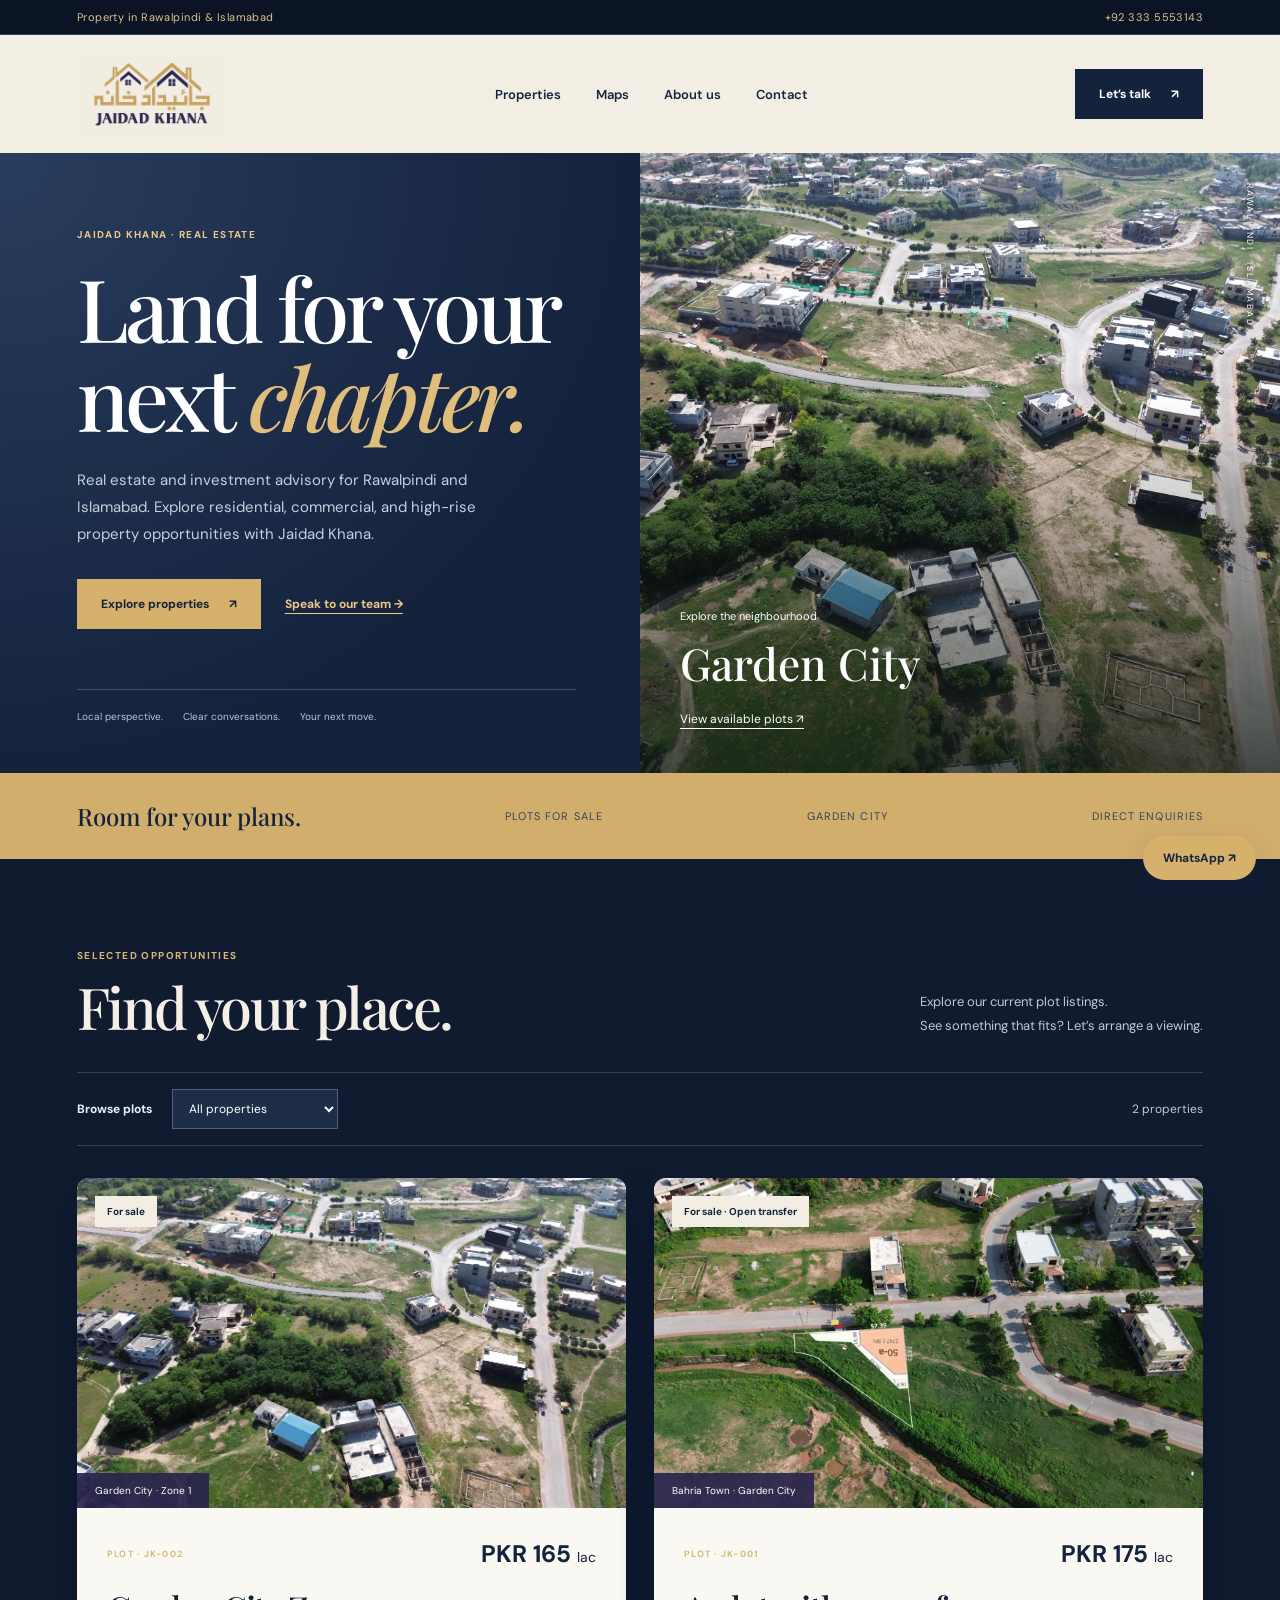
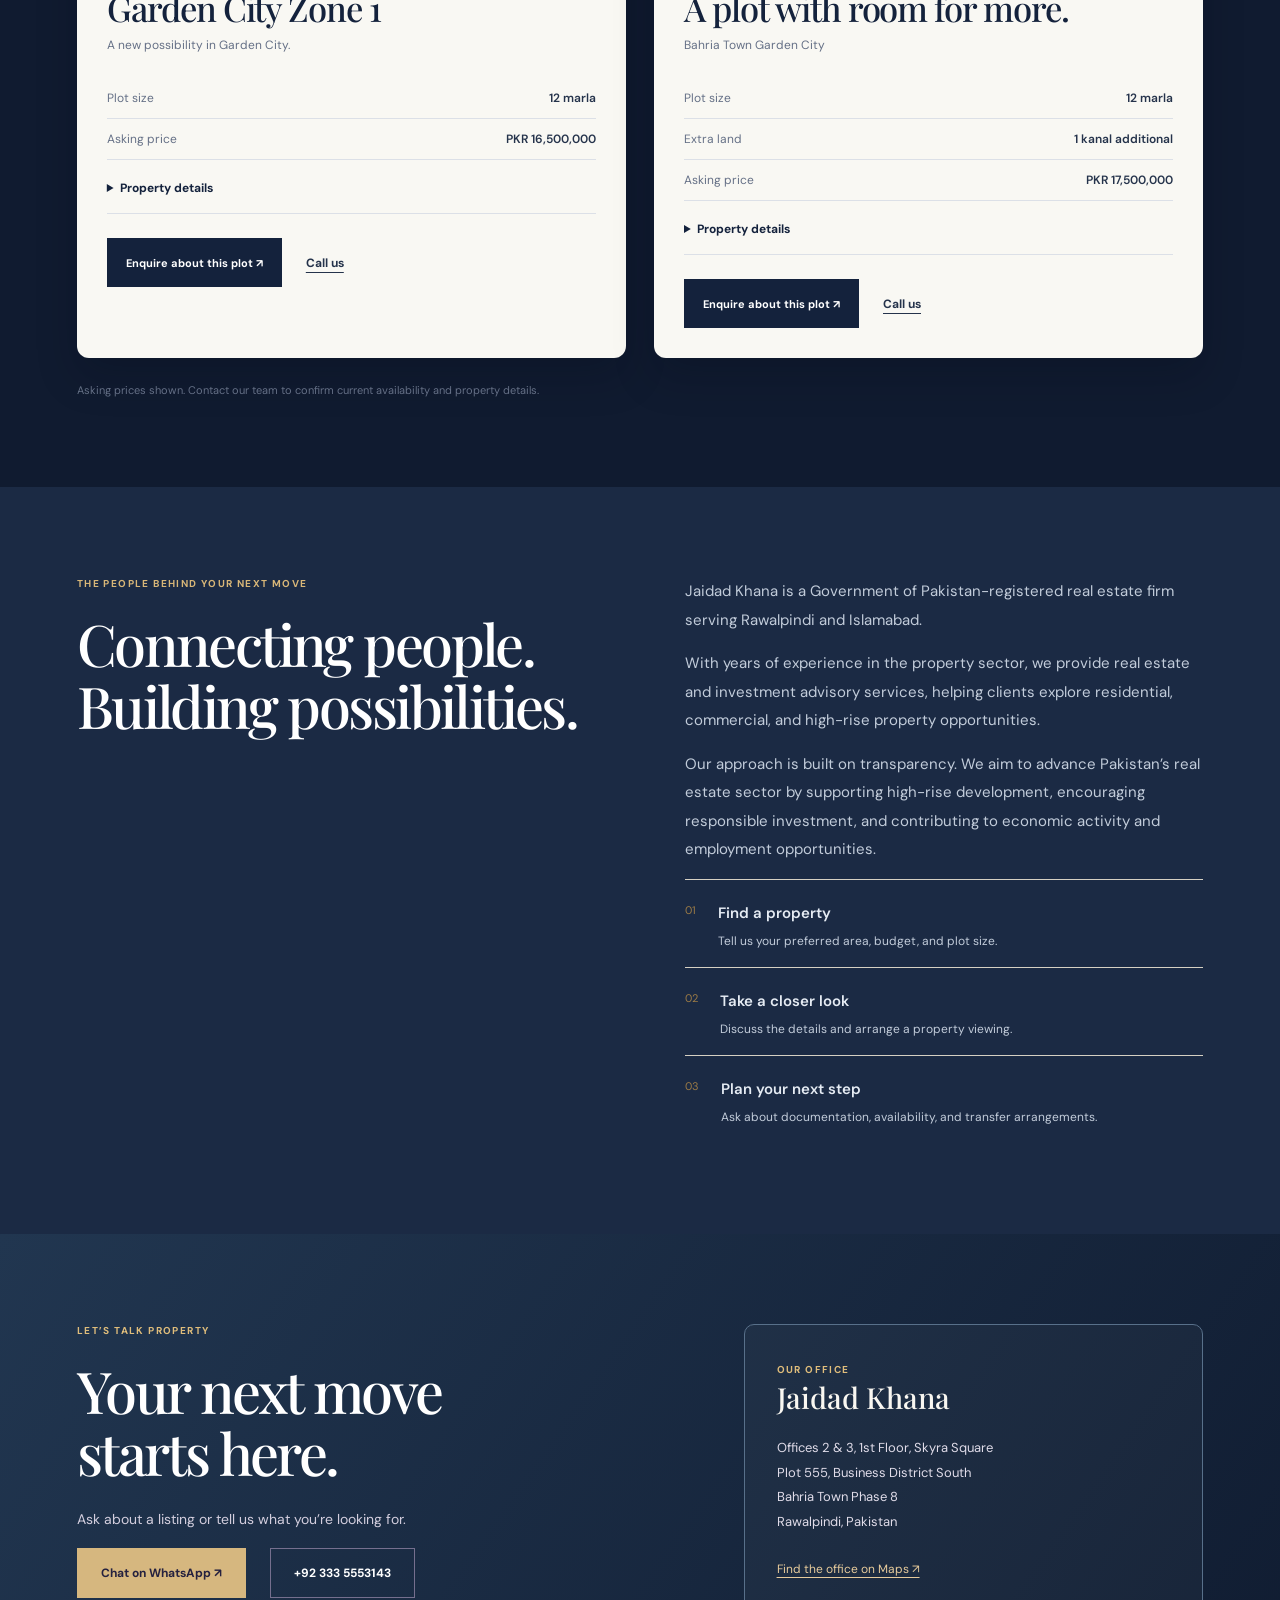
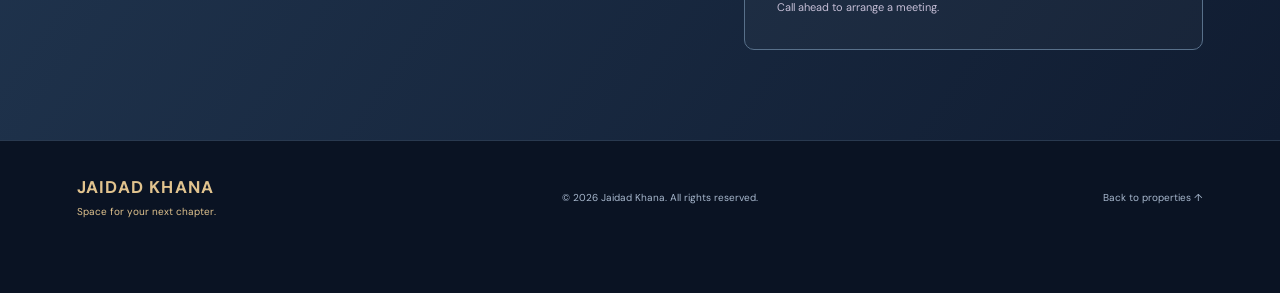
<file: index.html>
<!doctype html>
<html lang="en">
<head>
<meta charset="UTF-8"><meta name="viewport" content="width=device-width,initial-scale=1">
<title>Jaidad Khana | Real Estate in Rawalpindi & Islamabad</title>
<meta name="description" content="Jaidad Khana offers real estate and investment advisory in Rawalpindi and Islamabad. Explore residential, commercial and high-rise property opportunities.">
<meta name="theme-color" content="#27234d"><link rel="canonical" href="https://jaidadkhana.com/">
<meta property="og:title" content="Jaidad Khana | Real Estate in Rawalpindi & Islamabad"><meta property="og:description" content="Explore Garden City plots, real property photos, and clear asking prices. Speak directly with Jaidad Khana."><meta property="og:type" content="website"><meta property="og:url" content="https://jaidadkhana.com/"><meta property="og:image" content="https://jaidadkhana.com/garden-city-zone1-plot.jpg">
<link rel="preconnect" href="https://fonts.googleapis.com"><link rel="preconnect" href="https://fonts.gstatic.com" crossorigin><link href="https://fonts.googleapis.com/css2?family=DM+Sans:wght@400;500;600;700&family=Playfair+Display:wght@500;600;700&display=swap" rel="stylesheet"><link rel="stylesheet" href="styles.css?v=8">
<script type="application/ld+json">
{"@context":"https://schema.org","@graph":[{"@type":"RealEstateAgent","@id":"https://jaidadkhana.com/#organization","name":"Jaidad Khana","alternateName":"جائیداد خانہ","url":"https://jaidadkhana.com/","logo":"https://jaidadkhana.com/logo.jpeg","image":"https://jaidadkhana.com/garden-city-zone1-plot.jpg","telephone":"+92-333-5553143","description":"Jaidad Khana offers real estate and investment advisory in Rawalpindi and Islamabad. Explore residential, commercial and high-rise property opportunities.","address":{"@type":"PostalAddress","streetAddress":"Offices 2 & 3, 1st Floor, Skyra Square, Plot 555, Business District South, Bahria Town Phase 8","addressLocality":"Rawalpindi","addressCountry":"PK"},"areaServed":[{"@type":"City","name":"Rawalpindi"},{"@type":"City","name":"Islamabad"}]},{"@type":"WebSite","@id":"https://jaidadkhana.com/#website","url":"https://jaidadkhana.com/","name":"Jaidad Khana","publisher":{"@id":"https://jaidadkhana.com/#organization"}},{"@type":"WebPage","@id":"https://jaidadkhana.com/#webpage","url":"https://jaidadkhana.com/","name":"Jaidad Khana | Real Estate in Rawalpindi & Islamabad","isPartOf":{"@id":"https://jaidadkhana.com/#website"},"about":{"@id":"https://jaidadkhana.com/#organization"},"inLanguage":"en"}]}
</script>
</head>
<body>
<a class="skip-link" href="#main">Skip to content</a>
<div class="topbar"><span>Property in Rawalpindi & Islamabad</span><a href="tel:+923335553143">+92 333 5553143</a></div>
<header class="site-header"><a class="brand" href="#" aria-label="Jaidad Khana home"><img src="logo.jpeg" alt="Jaidad Khana" width="240" height="156"></a><nav aria-label="Main navigation"><a href="#properties">Properties</a><a href="maps.html">Maps</a><a href="#about">About us</a><a href="#contact">Contact</a></nav><a class="button primary header-cta" href="https://wa.me/923335553143" target="_blank" rel="noopener noreferrer">Let’s talk <span aria-hidden="true">↗</span></a></header>
<main id="main">
<section class="hero"><div class="hero-copy"><p class="eyebrow">Jaidad Khana · Real estate</p><h1>Land for your<br>next <em>chapter.</em></h1><p class="intro">Real estate and investment advisory for Rawalpindi and Islamabad. Explore residential, commercial, and high-rise property opportunities with Jaidad Khana.</p><div class="actions"><a class="button primary" href="#properties">Explore properties <span aria-hidden="true">↗</span></a><a class="text-link" href="tel:+923335553143">Speak to our team →</a></div><div class="hero-bottom"><span>Local perspective.</span><span>Clear conversations.</span><span>Your next move.</span></div></div><div class="hero-visual"><img src="garden-city-zone1-plot.jpg" alt="Aerial view of Garden City’s roads, homes and open land" width="2400" height="1800" fetchpriority="high"><div class="image-label"><span>Explore the neighbourhood</span><strong>Garden City</strong><a href="#properties">View available plots ↗</a></div><span class="vertical-label">RAWALPINDI · ISLAMABAD</span></div></section>
<div class="focus-strip"><p>Room for your plans.</p><span>Plots for sale</span><span>Garden City</span><span>Direct enquiries</span></div>
<section class="section properties" id="properties" aria-labelledby="properties-title"><div class="section-heading"><div><p class="eyebrow">Selected opportunities</p><h2 id="properties-title">Find your place.</h2></div><p>Explore our current plot listings.<br>See something that fits? Let’s arrange a viewing.</p></div>
<div class="listing-toolbar"><label for="property-filter">Browse plots</label><select id="property-filter"><option value="all">All properties</option><option value="165">Up to PKR 165 lac</option><option value="extra">With extra land</option></select><p id="result-count" role="status" aria-live="polite">2 properties</p></div>
<div class="property-grid">
<article class="property-card" id="zone1-title" data-price="165" data-extra="false"><div class="property-image"><a href="garden-city-zone1-plot.jpg" target="_blank" rel="noopener noreferrer" aria-label="View full photo of Garden City Zone 1"><img src="garden-city-zone1-plot.jpg" alt="Aerial photograph of Garden City Zone 1" width="2400" height="1800" loading="lazy"></a><span class="badge">For sale</span><span class="image-caption">Garden City · Zone 1</span></div><div class="property-copy"><div class="property-topline"><span class="eyebrow">Plot · JK-002</span><span class="price">PKR 165 <small>lac</small></span></div><h3>Garden City Zone 1</h3><p class="property-subtitle">A new possibility in Garden City.</p><dl><div><dt>Plot size</dt><dd>12 marla</dd></div><div><dt>Asking price</dt><dd>PKR 16,500,000</dd></div></dl><details><summary>Property details</summary><p>12 marla plot for sale in Garden City Zone 1. Contact our team for the exact plot location, documentation details, and viewing arrangements.</p></details><div class="card-actions"><a class="button primary" href="https://wa.me/923335553143?text=Hello%2C%20I%27m%20interested%20in%20JK-002%2C%20the%2012%20marla%20Garden%20City%20Zone%201%20plot%20at%20PKR%20165%20lac." target="_blank" rel="noopener noreferrer">Enquire about this plot ↗</a><a class="text-link" href="tel:+923335553143">Call us</a></div></div></article>
<article class="property-card" id="featured-title" data-price="175" data-extra="true"><div class="property-image"><a href="garden-city-plot.jpeg" target="_blank" rel="noopener noreferrer" aria-label="View full annotated photo of the Garden City plot"><img src="garden-city-plot.jpeg" alt="Garden City plot aerial photo with the supplied plot outline and markings" width="1600" height="900" loading="lazy"></a><span class="badge">For sale · Open transfer</span><span class="image-caption">Bahria Town · Garden City</span></div><div class="property-copy"><div class="property-topline"><span class="eyebrow">Plot · JK-001</span><span class="price">PKR 175 <small>lac</small></span></div><h3>A plot with room for more.</h3><p class="property-subtitle">Bahria Town Garden City</p><dl><div><dt>Plot size</dt><dd>12 marla</dd></div><div><dt>Extra land</dt><dd>1 kanal additional</dd></div><div><dt>Asking price</dt><dd>PKR 17,500,000</dd></div></dl><details><summary>Property details</summary><p>12 marla plot with 1 kanal of additional land, offered with open transfer. Speak to Jaidad Khana about the plot details, extra land documentation, and a viewing.</p></details><div class="card-actions"><a class="button primary" href="https://wa.me/923335553143?text=Hello%2C%20I%27m%20interested%20in%20JK-001%2C%20the%2012%20marla%20Garden%20City%20plot%20with%201%20kanal%20extra%20land%20at%20PKR%20175%20lac." target="_blank" rel="noopener noreferrer">Enquire about this plot ↗</a><a class="text-link" href="tel:+923335553143">Call us</a></div></div></article>
</div><p class="listing-note">Asking prices shown. Contact our team to confirm current availability and property details.</p></section>
<section class="about section" id="about"><div class="about-heading"><p class="eyebrow">The people behind your next move</p><h2>Connecting people.<br>Building possibilities.</h2></div><div class="about-copy"><p>Jaidad Khana is a Government of Pakistan-registered real estate firm serving Rawalpindi and Islamabad.</p><p>With years of experience in the property sector, we provide real estate and investment advisory services, helping clients explore residential, commercial, and high-rise property opportunities.</p><p>Our approach is built on transparency. We aim to advance Pakistan’s real estate sector by supporting high-rise development, encouraging responsible investment, and contributing to economic activity and employment opportunities.</p><div class="service-row"><span>01</span><div><h3>Find a property</h3><p>Tell us your preferred area, budget, and plot size.</p></div></div><div class="service-row"><span>02</span><div><h3>Take a closer look</h3><p>Discuss the details and arrange a property viewing.</p></div></div><div class="service-row"><span>03</span><div><h3>Plan your next step</h3><p>Ask about documentation, availability, and transfer arrangements.</p></div></div></div></section>
<section class="contact section" id="contact"><div><p class="eyebrow">Let’s talk property</p><h2>Your next move<br>starts here.</h2><p>Ask about a listing or tell us what you’re looking for.</p><div class="actions"><a class="button gold" href="https://wa.me/923335553143" target="_blank" rel="noopener noreferrer">Chat on WhatsApp ↗</a><a class="button light-outline" href="tel:+923335553143">+92 333 5553143</a></div></div><div class="office-card"><span class="eyebrow">Our office</span><h3>Jaidad Khana</h3><address>Offices 2 & 3, 1st Floor, Skyra Square<br>Plot 555, Business District South<br>Bahria Town Phase 8<br>Rawalpindi, Pakistan</address><a href="https://www.google.com/maps/search/?api=1&query=Skyra%20Square%20Plot%20555%20Business%20District%20South%20Bahria%20Town%20Phase%208%20Rawalpindi" target="_blank" rel="noopener noreferrer">Find the office on Maps ↗</a><p>Call ahead to arrange a meeting.</p></div></section>
</main>
<footer><a class="footer-brand" href="#">JAIDAD KHANA<span>Space for your next chapter.</span></a><p>© <span id="year">2026</span> Jaidad Khana. All rights reserved.</p><a href="#properties">Back to properties ↑</a></footer>
<a class="floating-contact" href="https://wa.me/923335553143" target="_blank" rel="noopener noreferrer" aria-label="Chat with Jaidad Khana on WhatsApp">WhatsApp ↗</a>
<script src="script.js"></script>
</body></html>
</file>
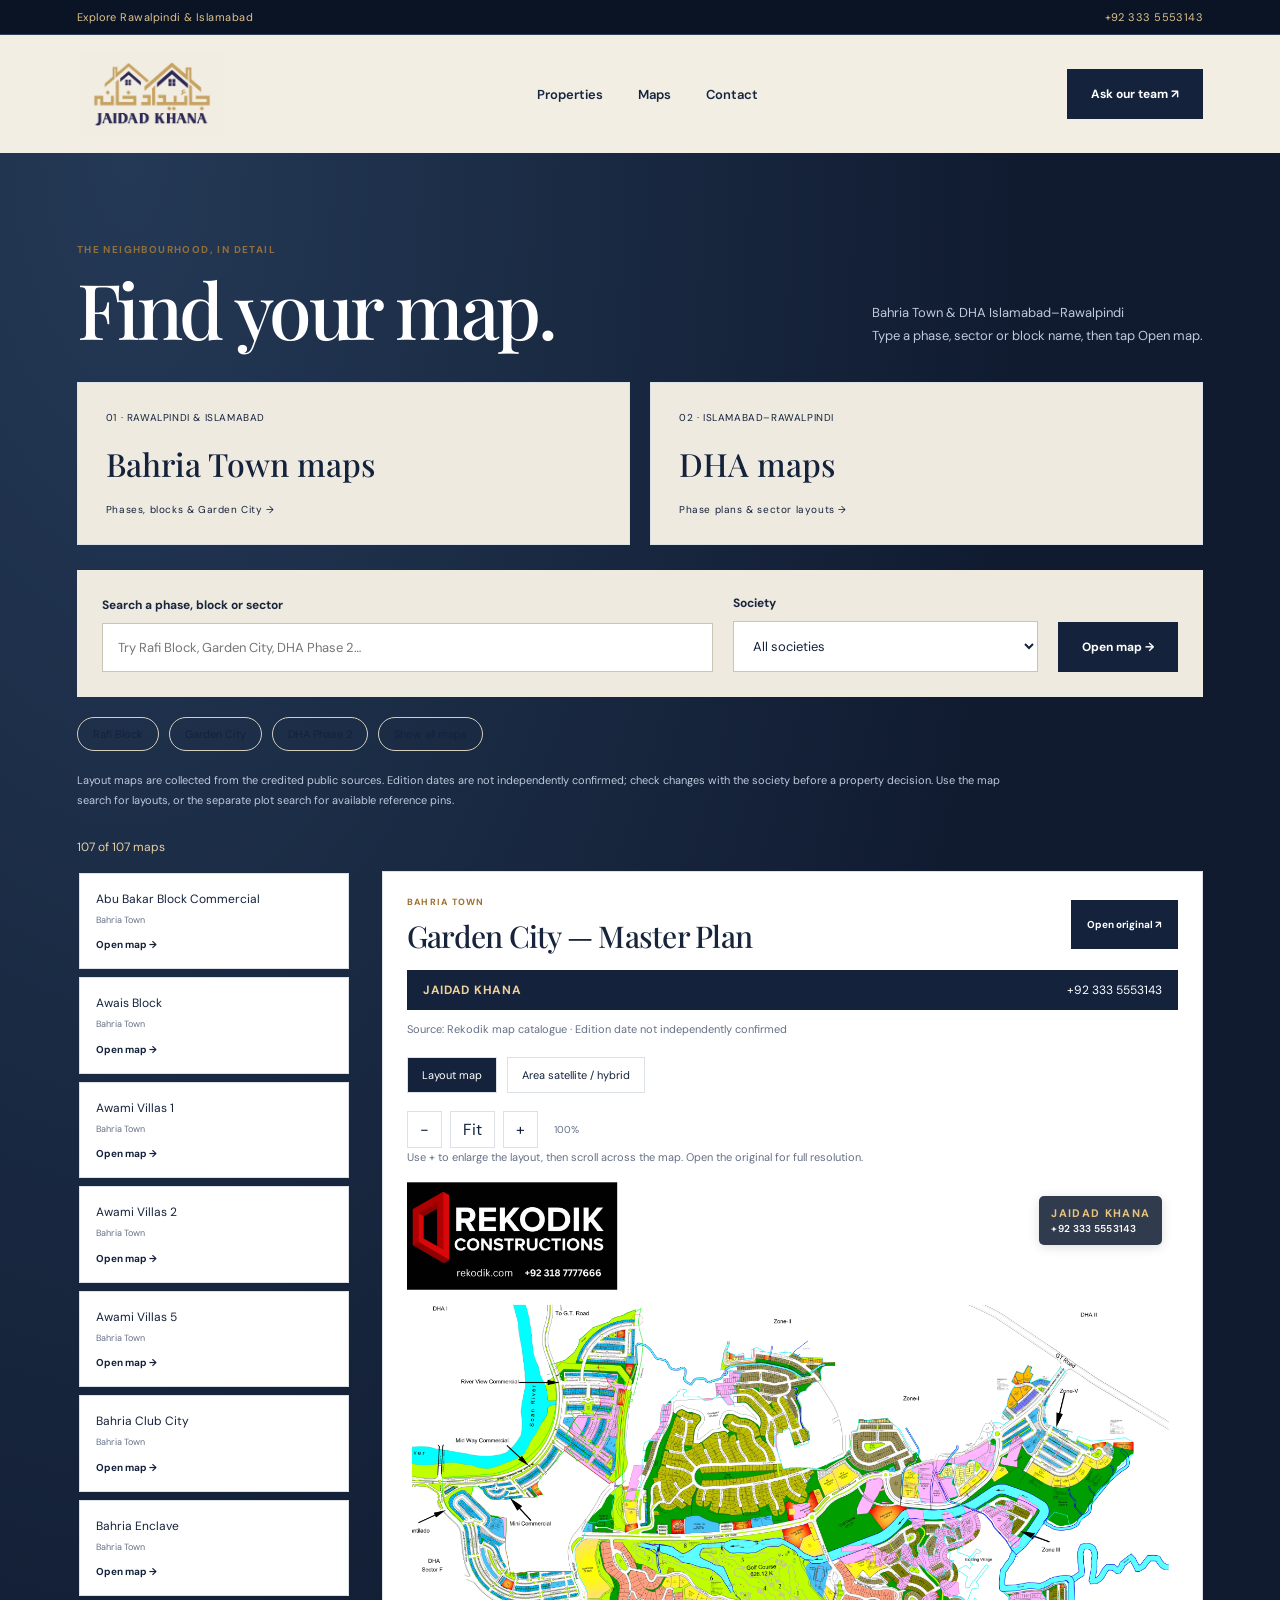
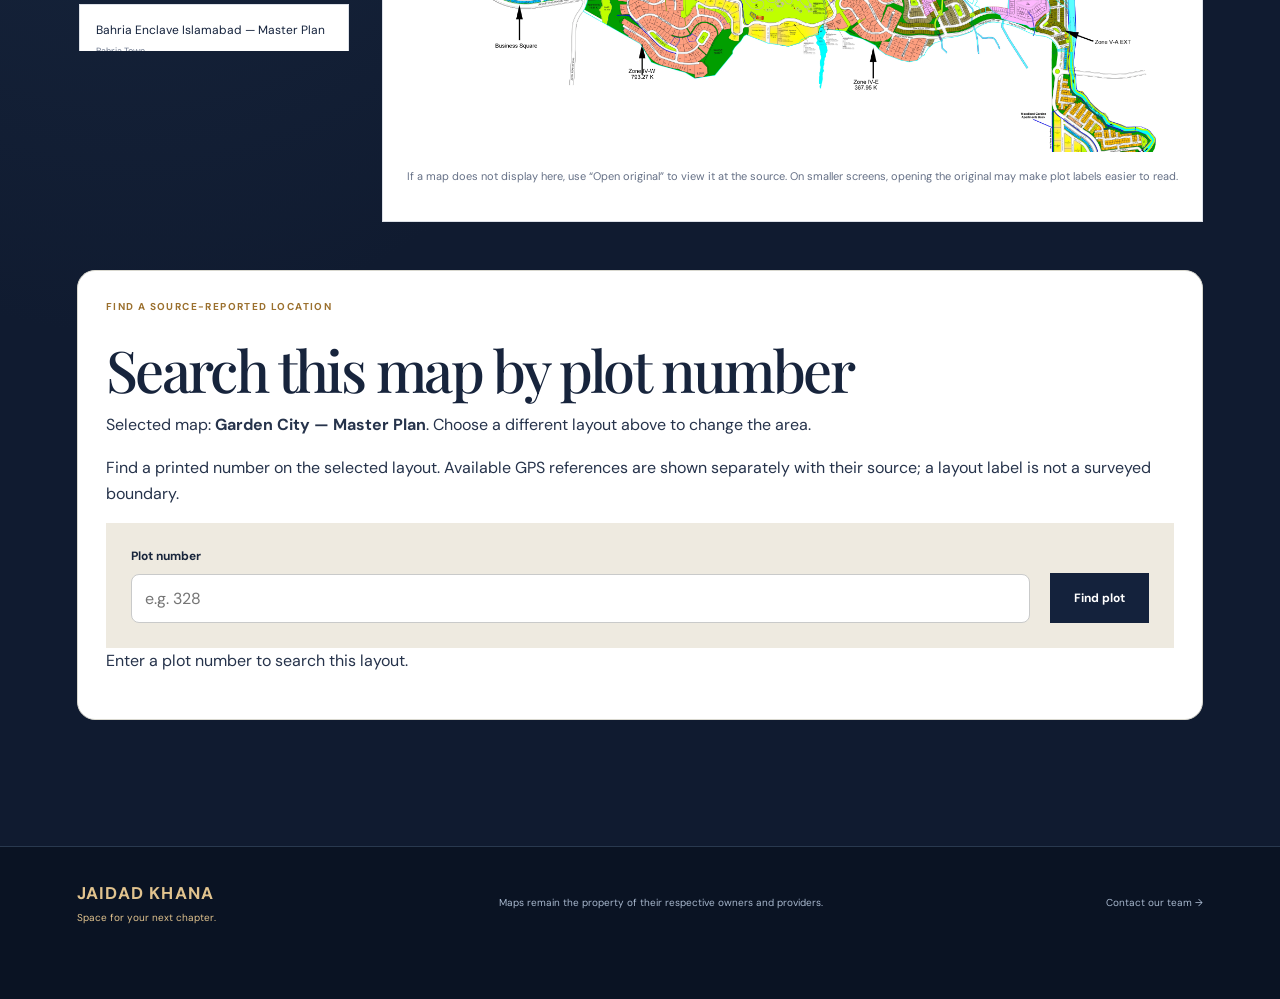
<file: maps.html>
<!doctype html><html lang="en"><head><meta charset="utf-8"><meta name="viewport" content="width=device-width,initial-scale=1"><title>Society Maps | Bahria Town & DHA | Jaidad Khana</title><meta name="description" content="Search Bahria Town and DHA Islamabad–Rawalpindi layout maps by phase, block or sector. Open the source map and explore detailed layouts."><link rel="canonical" href="https://jaidadkhana.com/maps.html"><link rel="stylesheet" href="styles.css?v=8"><link rel="stylesheet" href="maps.css?v=8"><link rel="preconnect" href="https://fonts.googleapis.com"><link href="https://fonts.googleapis.com/css2?family=DM+Sans:wght@400;500;600;700&family=Playfair+Display:wght@500;600;700&display=swap" rel="stylesheet"></head><body>
<a class="skip-link" href="#map-library">Skip to maps</a><div class="topbar"><span>Explore Rawalpindi & Islamabad</span><a href="tel:+923335553143">+92 333 5553143</a></div><header class="site-header"><a class="brand" href="index.html"><img src="logo.jpeg" alt="Jaidad Khana" width="240" height="156"></a><nav aria-label="Main navigation"><a href="index.html#properties">Properties</a><a href="maps.html" aria-current="page">Maps</a><a href="index.html#contact">Contact</a></nav><a class="button primary header-cta" href="https://wa.me/923335553143" target="_blank" rel="noopener noreferrer">Ask our team ↗</a></header>
<main id="map-library" class="section map-library"><div class="section-heading"><div><p class="eyebrow">The neighbourhood, in detail</p><h1>Find your map.</h1></div><p>Bahria Town & DHA Islamabad–Rawalpindi<br>Type a phase, sector or block name, then tap Open map.</p></div><div class="society-choices"><button type="button" data-society="Bahria Town"><span>01 · RAWALPINDI & ISLAMABAD</span><strong>Bahria Town maps</strong><small>Phases, blocks & Garden City →</small></button><button type="button" data-society="DHA Islamabad–Rawalpindi"><span>02 · ISLAMABAD–RAWALPINDI</span><strong>DHA maps</strong><small>Phase plans & sector layouts →</small></button></div><form id="map-search-form" class="map-search"><div><label for="map-query">Search a phase, block or sector</label><input id="map-query" type="search" placeholder="Try Rafi Block, Garden City, DHA Phase 2…" autocomplete="off"></div><div><label for="map-society">Society</label><select id="map-society"><option value="all">All societies</option><option value="Bahria Town">Bahria Town</option><option value="DHA Islamabad–Rawalpindi">DHA Islamabad–Rawalpindi</option></select></div><button type="submit" class="button primary">Open map →</button></form><div class="quick-search" aria-label="Popular map searches"><button type="button" data-query="Rafi">Rafi Block</button><button type="button" data-query="Garden City">Garden City</button><button type="button" data-query="DHA Phase 2">DHA Phase 2</button><button type="button" id="clear-search">Show all maps</button></div><p class="map-guidance">Layout maps are collected from the credited public sources. Edition dates are not independently confirmed; check changes with the society before a property decision. Use the map search for layouts, or the separate plot search for available reference pins.</p><p id="map-count" role="status" aria-live="polite"></p><div class="map-workspace"><aside aria-label="Available maps"><div id="map-results" class="map-results"></div><p id="empty-maps" hidden>No matching map found. Try a phase or block name, or <a href="https://wa.me/923335553143" target="_blank" rel="noopener noreferrer">ask our team</a>.</p></aside><section class="map-viewer" aria-labelledby="viewer-title"><div class="viewer-heading"><div><p id="viewer-society" class="eyebrow">Choose a map</p><h2 id="viewer-title">Explore the layout.</h2></div><a id="source-map" class="button primary" target="_blank" rel="noopener noreferrer" hidden>Open original ↗</a></div><div class="map-brand-strip"><strong>JAIDAD KHANA</strong><a href="tel:+923335553143">+92 333 5553143</a></div><p id="map-source"></p><div class="map-modes" aria-label="Map view"><button type="button" id="layout-mode" aria-pressed="true">Layout map</button><button type="button" id="satellite-mode" aria-pressed="false">Area satellite / hybrid</button></div><div id="zoom-controls" class="zoom-controls" hidden><button type="button" id="zoom-out" aria-label="Zoom out">−</button><button type="button" id="zoom-fit">Fit</button><button type="button" id="zoom-in" aria-label="Zoom in">+</button><span id="zoom-status" aria-live="polite">100%</span></div><div id="layout-match-nav" class="map-modes" hidden><button type="button" id="previous-label">Previous match</button><span id="layout-match-status" role="status"></span><button type="button" id="next-label">Next match</button></div><p id="viewer-help">Select a map from the list. Search in English, for example Rafi Block.</p><div class="map-display"><div id="map-stage" class="map-stage"><p class="map-placeholder">Your next location starts with a closer look.</p></div><div class="map-brand-tag" aria-label="Jaidad Khana map assistance"><strong>JAIDAD KHANA</strong><span>+92 333 5553143</span></div></div><p class="map-guidance">If a map does not display here, use “Open original” to view it at the source. On smaller screens, opening the original may make plot labels easier to read.</p></section></div><section class="plot-finder" aria-labelledby="plot-heading"><p class="eyebrow">Find a source-reported location</p><h2 id="plot-heading">Search this map by plot number</h2><p>Selected map: <strong id="plot-selected-map">Garden City</strong>. Choose a different layout above to change the area.</p><p>Find a printed number on the selected layout. Available GPS references are shown separately with their source; a layout label is not a surveyed boundary.</p><form id="plot-search" class="map-search"><div><label for="plot-number">Plot number</label><input id="plot-number" required placeholder="e.g. 328" maxlength="40" autocomplete="off"></div><button class="button primary" type="submit">Find plot</button></form><p id="plot-count" role="status"></p><div id="plot-results"></div><div id="plot-location" hidden><div class="map-modes"><button type="button" id="plot-road">Map view</button><button type="button" id="plot-hybrid">Satellite / hybrid</button><a id="plot-directions" class="button primary" target="_blank" rel="noopener noreferrer">Google directions ↗</a></div><div class="zoom-controls"><button type="button" id="plot-zoom-out" aria-label="Zoom GPS map out">−</button><span id="plot-zoom-status">Zoom 19</span><button type="button" id="plot-zoom-in" aria-label="Zoom GPS map in">+</button></div><p id="plot-pin-label"></p><div class="map-display"><div id="plot-pin-stage" class="map-stage"></div><div class="map-brand-tag" aria-label="Jaidad Khana map assistance"><strong>JAIDAD KHANA</strong><span>+92 333 5553143</span></div></div><p class="map-guidance">Pin reported by the linked source. Confirm with the society before visiting or making a property decision. Plot boundary coordinates are not available.</p></div></section><noscript><p>Please enable JavaScript to use map search. You can also browse the <a href="https://bahriatowns.com/map.php">Bahria map source</a> or the <a href="https://atccompany.pk/case/neighborhood-maps/">DHA map source</a>.</p></noscript></main><footer><a class="footer-brand" href="index.html">JAIDAD KHANA<span>Space for your next chapter.</span></a><p>Maps remain the property of their respective owners and providers.</p><a href="index.html#contact">Contact our team →</a></footer><script src="maps-data.js"></script><script src="plots-data.js"></script><script src="map-labels.js?v=6"></script><script src="maps.js?v=8"></script></body></html>
</file>
<file: styles.css>
:root{--navy:#27234d;--gold:#bd9656;--cream:#f9f7f1;--ink:#292836;--muted:#6c6a73;--line:#e3dfd5}*{box-sizing:border-box}html{scroll-behavior:smooth;scroll-padding-top:30px}body{margin:0;background:var(--cream);color:var(--ink);font-family:"DM Sans",sans-serif}a{color:inherit}img{max-width:100%;display:block}button,select{font:inherit}a,button,select,summary{-webkit-tap-highlight-color:transparent}:focus-visible{outline:3px solid var(--gold);outline-offset:5px}.skip-link{position:fixed;top:-100px;left:20px;z-index:10;background:#fff;padding:15px}.skip-link:focus{top:10px}.topbar{padding:10px 6vw;display:flex;justify-content:space-between;background:var(--navy);color:#fff;font-size:11px;letter-spacing:.04em}.topbar a{text-decoration:none}.site-header{display:flex;align-items:center;justify-content:space-between;padding:14px 6vw;gap:25px;border-bottom:1px solid var(--line)}.brand{width:151px;flex-shrink:0}.brand img{width:100%;height:90px;object-fit:contain;mix-blend-mode:multiply}nav{display:flex;gap:35px}nav a{text-decoration:none;font-size:13px}nav a:hover{color:#8b6730}.button{display:inline-flex;align-items:center;justify-content:center;gap:20px;padding:16px 23px;min-height:49px;font-size:12px;font-weight:700;text-decoration:none;border:1px solid transparent;transition:background .2s,transform .2s}.button:hover{transform:translateY(-2px)}.primary{background:var(--navy);color:#fff}.primary:hover{background:#41396c}.hero{display:grid;grid-template-columns:1fr 1fr;min-height:620px}.hero-copy{padding:65px 5vw 40px 6vw;display:flex;flex-direction:column;justify-content:center}.eyebrow{text-transform:uppercase;letter-spacing:.14em;font-size:10px;font-weight:700;color:#92703b;margin:0 0 22px}h1,h2,h3,p{margin-top:0}h1,h2{font-family:"Playfair Display",Georgia,serif;letter-spacing:-.045em;font-weight:500}h1{font-size:clamp(60px,6.8vw,106px);line-height:1.02;color:var(--navy);margin-bottom:26px}h1 em{font-weight:500;color:#96723d}.intro{font-size:15px;line-height:1.8;color:var(--muted);max-width:455px}.actions{display:flex;align-items:center;flex-wrap:wrap;gap:24px;margin-top:16px}.text-link{font-size:12px;font-weight:700;text-underline-offset:5px}.hero-bottom{display:flex;flex-wrap:wrap;gap:20px;margin-top:60px;padding-top:20px;border-top:1px solid var(--line);font-size:10px;color:var(--muted)}.hero-visual{position:relative;min-height:550px;overflow:hidden}.hero-visual>img{width:100%;height:100%;position:absolute;object-fit:cover;object-position:60% center}.hero-visual:after{content:"";position:absolute;inset:40% 0 0;background:linear-gradient(transparent,rgba(15,25,20,.75));pointer-events:none}.image-label{position:absolute;left:40px;bottom:45px;z-index:1;color:#fff}.image-label span{font-size:11px}.image-label strong{display:block;font:500 44px "Playfair Display",serif;margin:8px 0 15px}.image-label a{font-size:12px;text-underline-offset:5px}.vertical-label{position:absolute;top:30px;right:24px;writing-mode:vertical-rl;font-size:9px;letter-spacing:.2em;color:#fff;text-shadow:0 1px 5px #000}.focus-strip{display:flex;align-items:center;justify-content:space-between;padding:27px 6vw;border-bottom:1px solid var(--line);gap:20px}.focus-strip p{margin:0;font:500 24px "Playfair Display",serif}.focus-strip span{font-size:11px;color:var(--muted);text-transform:uppercase;letter-spacing:.1em}.section{padding:90px 6vw}.section-heading{display:flex;justify-content:space-between;align-items:flex-end;gap:30px;margin-bottom:35px}h2{font-size:clamp(40px,4.5vw,64px);line-height:1.08;color:var(--navy);margin-bottom:0}.section-heading .eyebrow{margin-bottom:13px}.section-heading>p{font-size:13px;line-height:1.8;color:var(--muted);margin:0}.listing-toolbar{display:flex;align-items:center;gap:20px;border-top:1px solid var(--line);border-bottom:1px solid var(--line);padding:16px 0;margin-bottom:32px;font-size:12px}.listing-toolbar label{font-weight:700}.listing-toolbar select{background:transparent;border:1px solid #ccc5b6;border-radius:0;padding:10px 35px 10px 12px;color:var(--navy);max-width:100%}.listing-toolbar p{margin:0 0 0 auto;color:var(--muted)}.property-grid{display:grid;grid-template-columns:1fr 1fr;gap:28px}.property-card{background:#fff;border:1px solid var(--line);scroll-margin-top:25px}.property-card[hidden]{display:none}.property-image{position:relative;overflow:hidden}.property-image img{width:100%;height:330px;object-fit:cover;transition:transform .5s}.property-image a:hover img{transform:scale(1.035)}.badge{position:absolute;top:18px;left:18px;padding:9px 12px;background:var(--cream);color:var(--navy);font-size:10px;font-weight:700;pointer-events:none}.image-caption{position:absolute;bottom:0;left:0;background:rgba(39,35,77,.9);color:#fff;padding:11px 18px;font-size:10px;pointer-events:none}.property-copy{padding:30px}.property-topline{display:flex;justify-content:space-between;align-items:center;gap:10px;margin-bottom:20px}.property-topline .eyebrow{margin:0;font-size:9px}.price{font-size:24px;font-weight:700;color:var(--navy);white-space:nowrap}.price small{font-size:14px;font-weight:400}.property-copy h3{font:500 clamp(26px,2.7vw,37px)/1.1 "Playfair Display",serif;letter-spacing:-.03em;color:var(--navy);margin-bottom:10px}.property-subtitle{font-size:12px;color:var(--muted)}dl{margin:25px 0 20px}dl div{display:flex;justify-content:space-between;gap:18px;padding:12px 0;border-bottom:1px solid var(--line);font-size:12px}dt{color:var(--muted)}dd{margin:0;font-weight:600;text-align:right}details{border-bottom:1px solid var(--line);padding-bottom:17px;font-size:12px}summary{cursor:pointer;color:var(--navy);font-weight:700}details p{line-height:1.8;margin:14px 0 0;color:var(--muted)}.card-actions{display:flex;align-items:center;flex-wrap:wrap;gap:24px;margin-top:24px}.card-actions .button{font-size:11px;padding:14px 18px}.listing-note{font-size:11px;color:var(--muted);margin:25px 0 0}.about{display:grid;grid-template-columns:1fr 1fr;gap:7vw;background:#eeeae0}.about-copy>p{font-size:15px;line-height:1.9;color:var(--muted)}.service-row{display:flex;gap:22px;border-top:1px solid #d6d0c3;padding:23px 0 4px}.service-row>span{color:#9c7b46;font-size:11px}.service-row h3{font-size:15px;margin-bottom:8px;font-weight:600}.service-row p{font-size:12px;line-height:1.7;color:var(--muted)}.contact{background:var(--navy);color:#f9f7f1;display:grid;grid-template-columns:1.2fr 1fr;gap:9vw}.contact h2{color:#fff;margin-bottom:24px}.contact .eyebrow{color:#d9ba83}.contact>div>p:not(.eyebrow){font-size:14px;color:#d3cede;line-height:1.8}.gold{background:#d6b77f;color:#25213f}.gold:hover{background:#e7cb9b}.light-outline{color:#fff;border-color:#756f8e}.office-card{padding:32px;border:1px solid #5d577a;align-self:center}.office-card h3{font:500 29px "Playfair Display",serif;margin-bottom:20px}.office-card address{font-style:normal;color:#e0dce9;font-size:13px;line-height:1.9;margin-bottom:22px}.office-card>a{color:#e7cb9b;font-size:12px;text-underline-offset:4px}.office-card p{font-size:11px!important;margin:20px 0 0;color:#c6bfd7!important}footer{display:flex;justify-content:space-between;align-items:center;gap:25px;padding:35px 6vw 75px;font-size:10px;color:var(--muted)}footer p{margin:0}footer>a{text-decoration:none}.footer-brand{font-size:17px;font-weight:700;letter-spacing:.07em;color:var(--navy)}.footer-brand span{display:block;font-size:10px;letter-spacing:0;font-weight:400;margin-top:7px}.floating-contact{position:fixed;bottom:20px;right:24px;background:#fff;color:var(--navy);border:1px solid var(--line);box-shadow:0 4px 24px #27234d1f;z-index:5;padding:14px 20px;border-radius:30px;text-decoration:none;font-size:12px;font-weight:700}@media(min-width:1600px){.hero{min-height:720px}}@media(max-width:950px){.hero-copy{padding-top:45px}.hero{min-height:550px}.hero-visual{min-height:500px}.hero-bottom{margin-top:30px}.property-copy{padding:22px}.property-image img{height:260px}.price{font-size:20px}.about,.contact{gap:40px}}@media(max-width:700px){.topbar{font-size:9px;padding:10px 5vw}.site-header{padding:10px 5vw;flex-wrap:wrap;gap:10px}.brand{width:118px}.brand img{height:73px}.header-cta{padding:11px 14px;min-height:42px;font-size:11px}nav{order:3;width:100%;justify-content:center;gap:35px;border-top:1px solid var(--line);padding:14px 0 3px}.hero{grid-template-columns:1fr}.hero-copy{padding:45px 6vw 30px}h1{font-size:64px}.intro{font-size:14px}.hero-visual{min-height:350px}.image-label{left:25px;bottom:25px}.image-label strong{font-size:35px}.hero-bottom{font-size:9px;gap:14px}.focus-strip{padding:22px 6vw;flex-wrap:wrap;justify-content:flex-start;gap:18px}.focus-strip p{width:100%;font-size:23px}.focus-strip span{font-size:9px}.section{padding:55px 6vw}.section-heading{display:block}.section-heading>p{margin-top:20px}.property-grid,.about,.contact{grid-template-columns:1fr}.property-image img{height:auto;aspect-ratio:4/3;object-fit:cover}.property-topline .eyebrow{font-size:9px}.listing-toolbar{flex-wrap:wrap;gap:12px}.listing-toolbar label{display:none}.listing-toolbar p{font-size:10px}.listing-toolbar select{font-size:11px}.about,.contact{gap:30px}.office-card{padding:24px}footer{flex-direction:column;align-items:flex-start;padding-bottom:90px}.floating-contact{right:16px;bottom:16px}.actions{gap:18px}.property-copy h3{font-size:30px}}@media(prefers-reduced-motion:reduce){html{scroll-behavior:auto}*,*:before,*:after{transition:none!important}}
/* Jaidad Khana navy and gold theme. */
:root{--navy:#14223c;--gold:#d4af6b;--cream:#f3eee3;--ink:#25334b;--muted:#657086;--line:#dce0e7}
body{background:#101b30;color:#edf1f7}.topbar{background:#0b1425;color:#dfc28c;border-bottom:1px solid #30405b}.site-header{background:#f3eee3;color:#16253f;border-bottom:0}.brand{overflow:hidden;border:0!important;box-shadow:none!important}.brand img{border:0!important;outline:0;box-shadow:none;clip-path:inset(3px);mix-blend-mode:multiply}.site-header nav a{font-weight:600}.site-header .primary{background:#14223c;color:#fff}.hero-copy{background:radial-gradient(ellipse at 0 0,#293d5e 0,transparent 70%),#14223c}.hero h1{color:#fff}.hero h1 em{color:#dfbd7b}.hero .eyebrow,.hero .text-link{color:#edc989}.hero .intro{color:#c6d0df}.hero .primary{background:#d6b16c;color:#14223c}.hero .primary:hover{background:#eacb93}.hero-bottom{color:#b9c7d8;border-color:#40506a}.focus-strip{background:#d2ae6d;color:#14223c;border:0}.focus-strip span{color:#33435a}.properties{background:#101b30}.properties h2{color:#f4f0e8}.properties .eyebrow{color:#d9b778}.properties .section-heading>p,.listing-toolbar p{color:#bdc8da}.listing-toolbar{border-color:#34435e}.listing-toolbar select{background:#1e2d48;color:#fff;border-color:#50607b}.property-card{color:#25334b;background:#f9f8f3;border:0;border-radius:12px;overflow:hidden;box-shadow:0 18px 40px #040b1838}.property-card h3{color:#14223c}.about{background:#1b2a44;color:#e5ebf3}.about h2{color:#fff}.about .eyebrow{color:#d9b778}.about p{color:#c2ccda}.contact{background:linear-gradient(125deg,#213650,#101c31)}.contact .eyebrow{color:#dfbd7b}.office-card{background:#ffffff08;border-color:#58708a;border-radius:10px}footer{background:#0a1323;color:#a8b8ce;border-top:1px solid #29394f}.footer-brand{color:#e1c38e}.map-library{background:radial-gradient(ellipse at 10% 0,#243956 0,transparent 55%),#101b30}.floating-contact{background:#d6b16c;color:#14223c;border:0}.skip-link{color:#14223c}
</file>
<file: maps.css>
.map-library h1{font-size:clamp(48px,6vw,80px);margin:0}.map-search{display:grid;grid-template-columns:2fr 1fr;gap:20px;padding:25px;background:#eeeae0}.map-search label{display:block;font-size:12px;font-weight:700;margin-bottom:10px}.map-search input,.map-search select{width:100%;padding:15px;border:1px solid #cbc4b4;border-radius:0;background:#fff;color:var(--navy);font:inherit;font-size:13px}.quick-search{display:flex;flex-wrap:wrap;gap:10px;margin:20px 0}.quick-search button{background:transparent;border:1px solid #d5cebf;border-radius:24px;padding:9px 15px;font-size:11px;cursor:pointer;color:var(--navy)}.quick-search button:hover{background:#eeeae0}.map-guidance{color:var(--muted);font-size:11px;line-height:1.8;max-width:950px}#map-count{font-size:12px;margin:28px 0 16px}.map-workspace{display:grid;grid-template-columns:280px minmax(0,1fr);gap:25px}.map-results{display:grid;gap:8px;max-height:780px;overflow:auto;padding:2px 8px 4px 2px}.map-result{width:100%;text-align:left;cursor:pointer;background:#fff;border:1px solid var(--line);padding:16px;font:inherit;font-size:12px;line-height:1.5;color:var(--navy)}.map-result span{display:block;font-size:9px;color:var(--muted);margin-top:6px}.map-result[aria-pressed=true]{border-color:var(--navy);box-shadow:inset 3px 0 var(--navy);background:#eeeae0}.map-viewer{min-width:0;padding:24px;background:#fff;border:1px solid var(--line)}.viewer-heading{display:flex;align-items:center;justify-content:space-between;gap:20px}.viewer-heading h2{font-size:30px;letter-spacing:-.025em;overflow-wrap:anywhere}.viewer-heading .eyebrow{margin-bottom:12px;font-size:9px}.viewer-heading .button{white-space:nowrap;font-size:10px;padding:12px 15px}#map-source,#viewer-help{font-size:11px;color:var(--muted);line-height:1.7}.map-stage{height:570px;overflow:auto;background:#eeeae0;position:relative;margin:15px 0}.map-stage img{display:block;max-width:none;height:auto;margin:0}.map-stage iframe{width:100%;height:100%;border:0;background:#fff}.map-placeholder{padding:80px 25px;text-align:center;font:500 30px/1.5 "Playfair Display",serif;color:#837d70}.zoom-controls{display:flex;align-items:center;gap:8px}.zoom-controls button{cursor:pointer;padding:7px 12px;min-width:35px;border:1px solid var(--line);background:#fff;color:var(--navy)}#zoom-status{font-size:10px;color:var(--muted);margin-left:8px}[hidden]{display:none!important}.map-viewer a{color:inherit}#empty-maps{font-size:13px;line-height:1.8}@media(max-width:900px){.map-workspace{grid-template-columns:220px minmax(0,1fr)}.viewer-heading{display:block}.viewer-heading .button{margin-top:15px}.map-stage{height:480px}}@media(max-width:650px){.map-search{grid-template-columns:1fr;padding:18px}.map-workspace{grid-template-columns:1fr}.map-results{max-height:260px;grid-template-columns:1fr 1fr}.map-result{font-size:11px;padding:12px}.map-viewer{padding:18px}.map-stage{height:440px}.section-heading{display:block}.map-search input{font-size:16px}.map-library{padding-top:40px}}

.society-choices{display:grid;grid-template-columns:1fr 1fr;gap:20px;margin-bottom:25px}.society-choices button{text-align:left;padding:28px;border:1px solid var(--line);background:#eeeae0;cursor:pointer;color:var(--navy)}.society-choices button:hover,.society-choices button[aria-pressed=true]{background:var(--navy);color:#fff}.society-choices span,.society-choices small{display:block;font-size:10px;letter-spacing:.06em}.society-choices strong{display:block;font:500 32px "Playfair Display",serif;margin:18px 0}.map-modes{display:flex;gap:10px;margin:18px 0}.map-modes button{padding:10px 14px;cursor:pointer;background:#fff;border:1px solid var(--line);color:var(--navy);font-size:11px}.map-modes button[aria-pressed=true]{background:var(--navy);color:#fff}@media(max-width:650px){.society-choices{grid-template-columns:1fr}.society-choices button{padding:20px}.society-choices strong{font-size:28px}}
.map-viewer a.primary{color:#fff}

.plot-finder{padding:28px;margin:24px 0 36px;border:1px solid #d9d8cf;border-radius:18px;background:#fff}.plot-finder h2{margin:5px 0 12px}.plot-finder p{line-height:1.65}.plot-finder input{width:100%;padding:13px;border:1px solid #c9caca;border-radius:8px;font:inherit}.plot-reference{padding:16px 0;border-top:1px solid #e2e4e5;display:flex;gap:12px;align-items:center;flex-wrap:wrap}.plot-reference strong{flex:1;min-width:220px}.plot-reference button{padding:10px 16px;border-radius:8px;border:1px solid #173c43;background:#fff;cursor:pointer}.plot-finder .map-search{align-items:end}.plot-finder .map-search button{margin-top:10px}#plot-pin-stage{height:450px}#plot-directions{color:#fff}

#map-search-form{grid-template-columns:minmax(0,2fr) minmax(150px,1fr) auto;align-items:end}#map-search-form .primary{color:#fff;min-height:48px}.map-result::after{content:"Open map →";display:block;font-size:10px;margin-top:10px;font-weight:700}.plot-finder{margin-top:48px}@media(max-width:650px){#map-search-form{grid-template-columns:1fr}.map-results{max-height:230px}.map-result{min-height:92px}.map-library .section-heading h1{font-size:46px}.map-search input,.map-search select{font-size:16px}.plot-finder{padding:18px}.plot-reference strong{min-width:0;width:100%}}

.layout-surface{position:relative;width:100%}.layout-surface img{width:100%!important}.layout-label-marker{position:absolute;box-sizing:content-box;border:3px solid #e43b2f;background:rgba(255,228,45,.35);box-shadow:0 0 0 5px rgba(255,255,255,.8);min-width:9px;min-height:9px;pointer-events:none}.layout-label-marker.active{border-color:#d31616;box-shadow:0 0 0 8px rgba(255,207,0,.55)}#layout-match-status{font-size:13px;align-self:center;padding:8px}#plot-search{grid-template-columns:minmax(0,1fr) auto}@media(max-width:650px){#plot-search{grid-template-columns:1fr}.map-modes{flex-wrap:wrap}}

/* Branding belongs to the website interface; original provider credits remain visible. */
.map-brand-strip{display:flex;justify-content:space-between;align-items:center;flex-wrap:wrap;gap:8px;margin:18px 0 10px;padding:12px 16px;background:#14223c;color:#edd09a;font-size:12px;letter-spacing:.06em}.map-brand-strip a{color:#fff;text-decoration:none;letter-spacing:0}.map-display{position:relative}.map-brand-tag{position:absolute;right:16px;top:14px;z-index:2;pointer-events:none;padding:9px 12px;background:rgba(15,27,48,.86);color:#fff;border-radius:5px;font:600 10px/1.5 "DM Sans",sans-serif;box-shadow:0 2px 12px #0002}.map-brand-tag strong{display:block;letter-spacing:.12em;color:#e9c47f;font-size:11px}.map-brand-tag span{display:block;letter-spacing:.03em}.map-library>.section-heading h1{color:#fff}.map-library>.section-heading>p,.map-library>.map-guidance{color:#bfcadc}.map-library>.map-search,.plot-finder .map-search{color:#18253b}.map-viewer,.plot-finder{color:#26334b}.map-viewer h2,.plot-finder h2{color:#17243c}.map-library>.map-workspace{margin-bottom:40px}#map-count{color:#e8d0a6}.map-viewer .eyebrow,.plot-finder .eyebrow{color:#9b702e}@media(max-width:650px){.map-brand-tag{top:10px;right:10px;padding:7px 9px;font-size:9px}.map-brand-tag strong{font-size:10px}.map-brand-strip{font-size:11px}}
</file>
